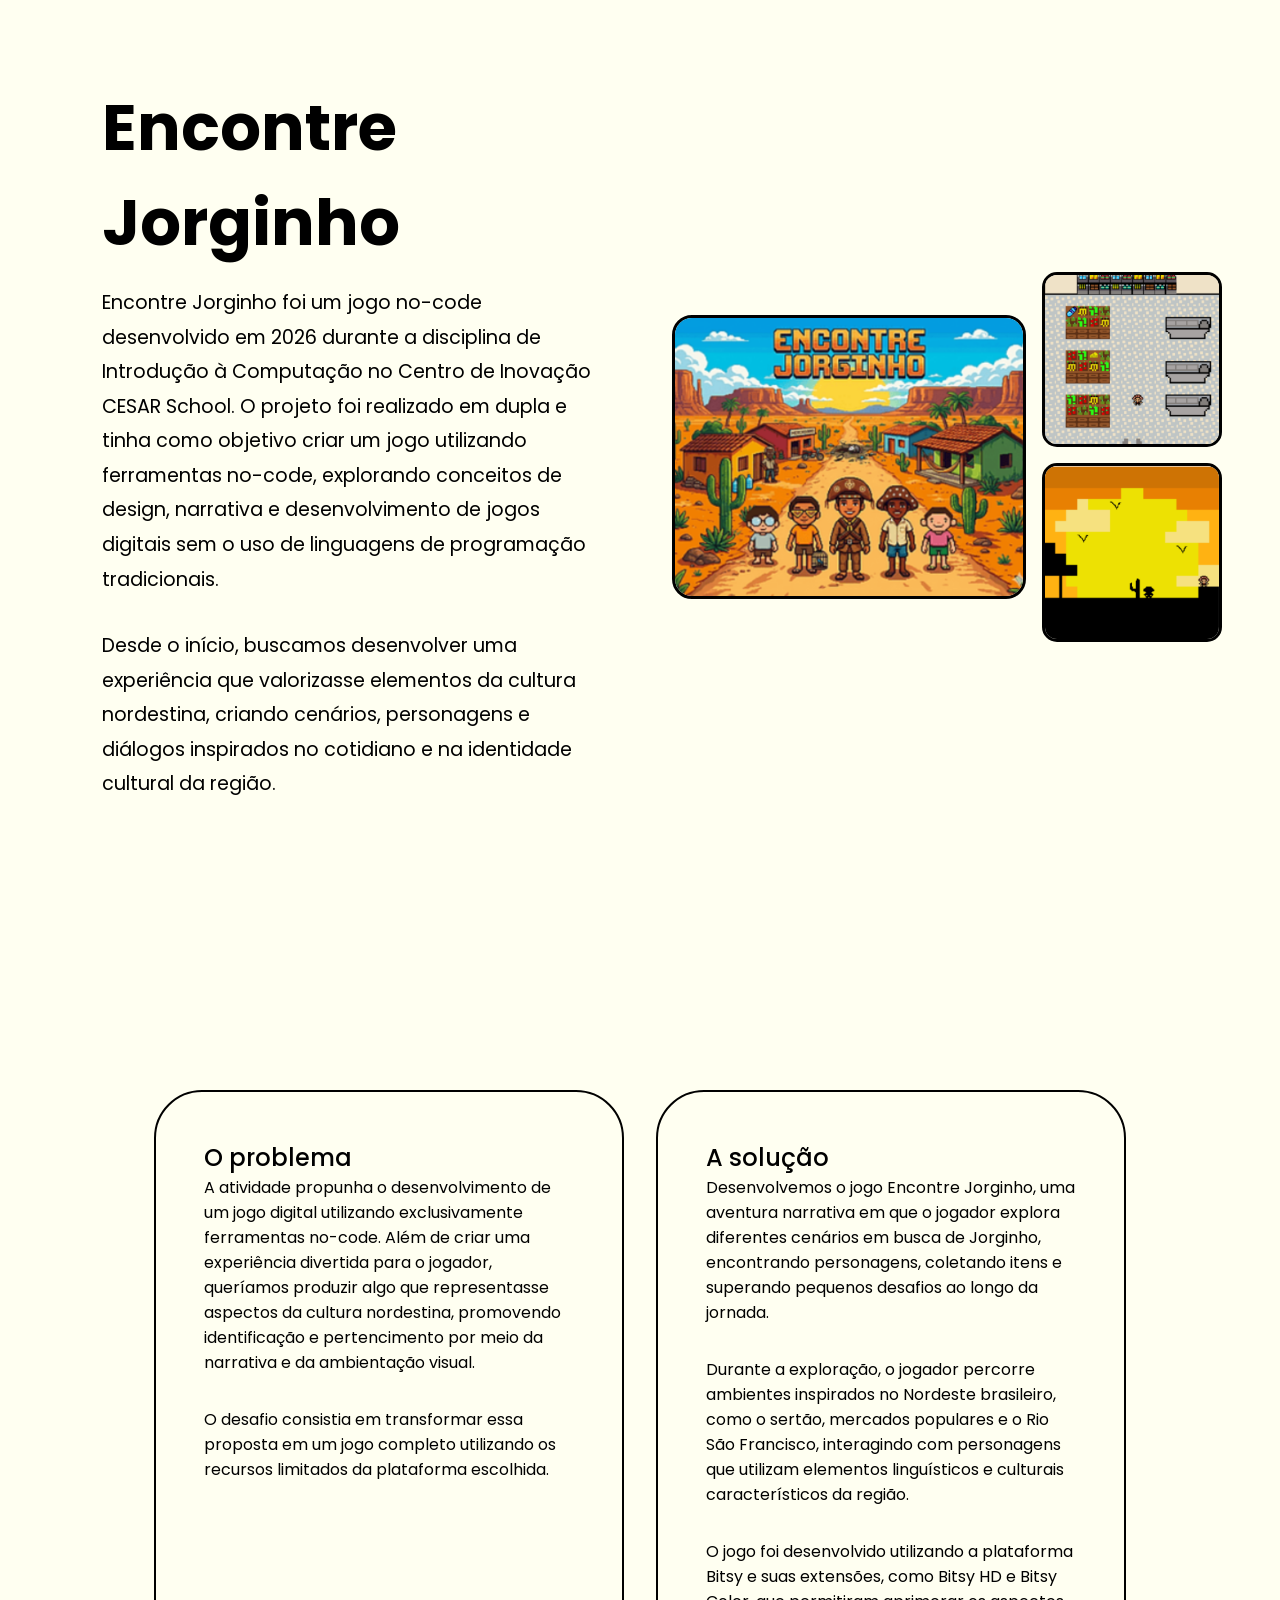
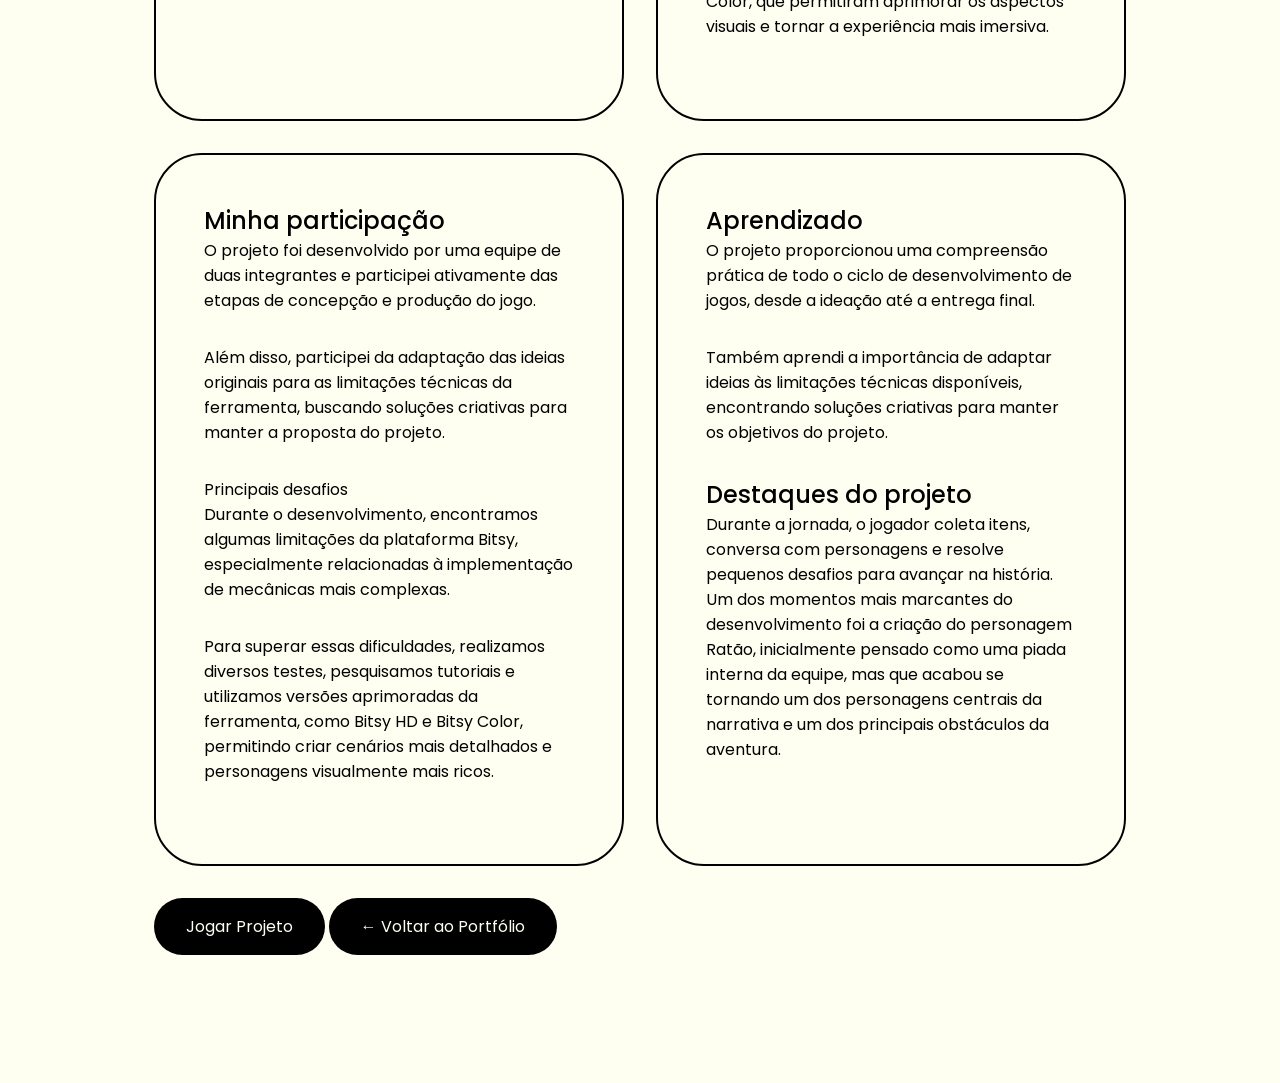
<file: encontre_jorginho.html>
<!DOCTYPE html>
<html lang="pt-BR">
<head>
    <meta charset="UTF-8">
    <meta name="viewport" content="width=device-width, initial-scale=1.0">
    <title>Encontre Jorginho</title>

    <link rel="stylesheet" href="style.css">
    <link rel="preconnect" href="https://fonts.googleapis.com">
<link rel="preconnect" href="https://fonts.gstatic.com" crossorigin>
<link href="https://fonts.googleapis.com/css2?family=Poppins:wght@300;400;500;600;700&display=swap" rel="stylesheet">
</head>
<body>

    <section class="pagina-projeto">

        <div class="texto-projeto">

            <h1>Encontre Jorginho</h1>

            <p>
                Encontre Jorginho foi um jogo no-code desenvolvido em 2026 durante 
                a disciplina de Introdução à Computação no Centro de Inovação CESAR School. 
                O projeto foi realizado em dupla e tinha como objetivo criar um jogo utilizando 
                ferramentas no-code, explorando conceitos de design, narrativa e desenvolvimento 
                de jogos digitais sem o uso de linguagens de programação tradicionais.
                </p>

            <p>
                Desde o início, buscamos desenvolver uma experiência que valorizasse elementos da 
                cultura nordestina, criando cenários, personagens e diálogos inspirados no cotidiano 
                e na identidade cultural da região.
            </p>


        </div>

        <div class="galeria-projeto">

            <img src="assets/encontre_jorginho.png" class="imagem-principal">

            <div class="imagens-secundarias">

                <img src="assets/ej_2.png">

                <img src="assets/ej_3.png">

            </div>

        </div>

    </section>

     <section id="experiencia" class="experiencia">
        <h2 class="section-title"></h2>
        <div class="experiencia-info">
            <div class="grid">
                <div class="grid-card">
                 <span>O problema</span>
                 <p>A atividade propunha o desenvolvimento de um jogo digital utilizando exclusivamente 
                    ferramentas no-code. Além de criar uma experiência divertida para o jogador, queríamos 
                    produzir algo que representasse aspectos da cultura nordestina, promovendo identificação 
                    e pertencimento por meio da narrativa e da ambientação visual.
                 </p> 
                 
                 <p>O desafio consistia em transformar essa proposta em um jogo completo utilizando 
                    os recursos limitados da plataforma escolhida.
                </p>
                </div>

                <div class="grid-card">
                 <span>A solução</span>
                 <p>Desenvolvemos o jogo Encontre Jorginho, uma aventura narrativa em que o jogador explora 
                    diferentes cenários em busca de Jorginho, encontrando personagens, coletando itens e 
                    superando pequenos desafios ao longo da jornada.
                </p>

                <p>
                Durante a exploração, o jogador percorre ambientes inspirados no Nordeste brasileiro, como o 
                sertão, mercados populares e o Rio São Francisco, interagindo com personagens que utilizam 
                elementos linguísticos e culturais característicos da região.
                </p>

                <p>
                    O jogo foi desenvolvido utilizando a plataforma Bitsy e suas extensões, como Bitsy HD e 
                    Bitsy Color, que permitiram aprimorar os aspectos visuais e tornar a experiência mais imersiva.
                </p>
                </div>

                <div class="grid-card">
                 <span>Minha participação</span>
                 <p>
                    O projeto foi desenvolvido por uma equipe de duas integrantes e participei 
                    ativamente das etapas de concepção e produção do jogo.
                 </p>

                 <p>
                    Além disso, participei da adaptação das ideias originais para as limitações técnicas 
                    da ferramenta, buscando soluções criativas para manter a proposta do projeto.
                 </p>

                 <sapan>Principais desafios</sapan>
                 
                 <p>
                    Durante o desenvolvimento, encontramos algumas limitações da plataforma Bitsy, especialmente 
                    relacionadas à implementação de mecânicas mais complexas.
                 </p>

                 <p>
                    Para superar essas dificuldades, realizamos diversos testes, pesquisamos tutoriais e utilizamos 
                    versões aprimoradas da ferramenta, como Bitsy HD e Bitsy Color, permitindo criar cenários mais 
                    detalhados e personagens visualmente mais ricos.
                 </p>
                </div>

                <div class="grid-card">
                 <span>Aprendizado</span>
                 <p>
                    O projeto proporcionou uma compreensão prática de todo o ciclo de desenvolvimento de jogos, desde 
                    a ideação até a entrega final.
                 </p>
                 
                 <p>
                    Também aprendi a importância de adaptar ideias às limitações técnicas disponíveis, encontrando soluções 
                    criativas para manter os objetivos do projeto.
                 </p>

                 <span>Destaques do projeto</span>

                 <p>
                    Durante a jornada, o jogador coleta itens, conversa com personagens e resolve pequenos 
                    desafios para avançar na história.
                    Um dos momentos mais marcantes do desenvolvimento foi a criação do personagem Ratão, 
                    inicialmente pensado como uma piada interna da equipe, mas que acabou se tornando um dos 
                    personagens centrais da narrativa e um dos principais obstáculos da aventura.
                 </p>
                 
                </div>
                
            </div>
        </div>


        <a href="https://annabetelisboa.itch.io/encontre-jorginho" target="_blank" class="voltar">
            Jogar Projeto
        </a>

        <a href="index.html" class="voltar">
            ← Voltar ao Portfólio
        </a>
       
    </section>
  
</body>
</html>
</file>
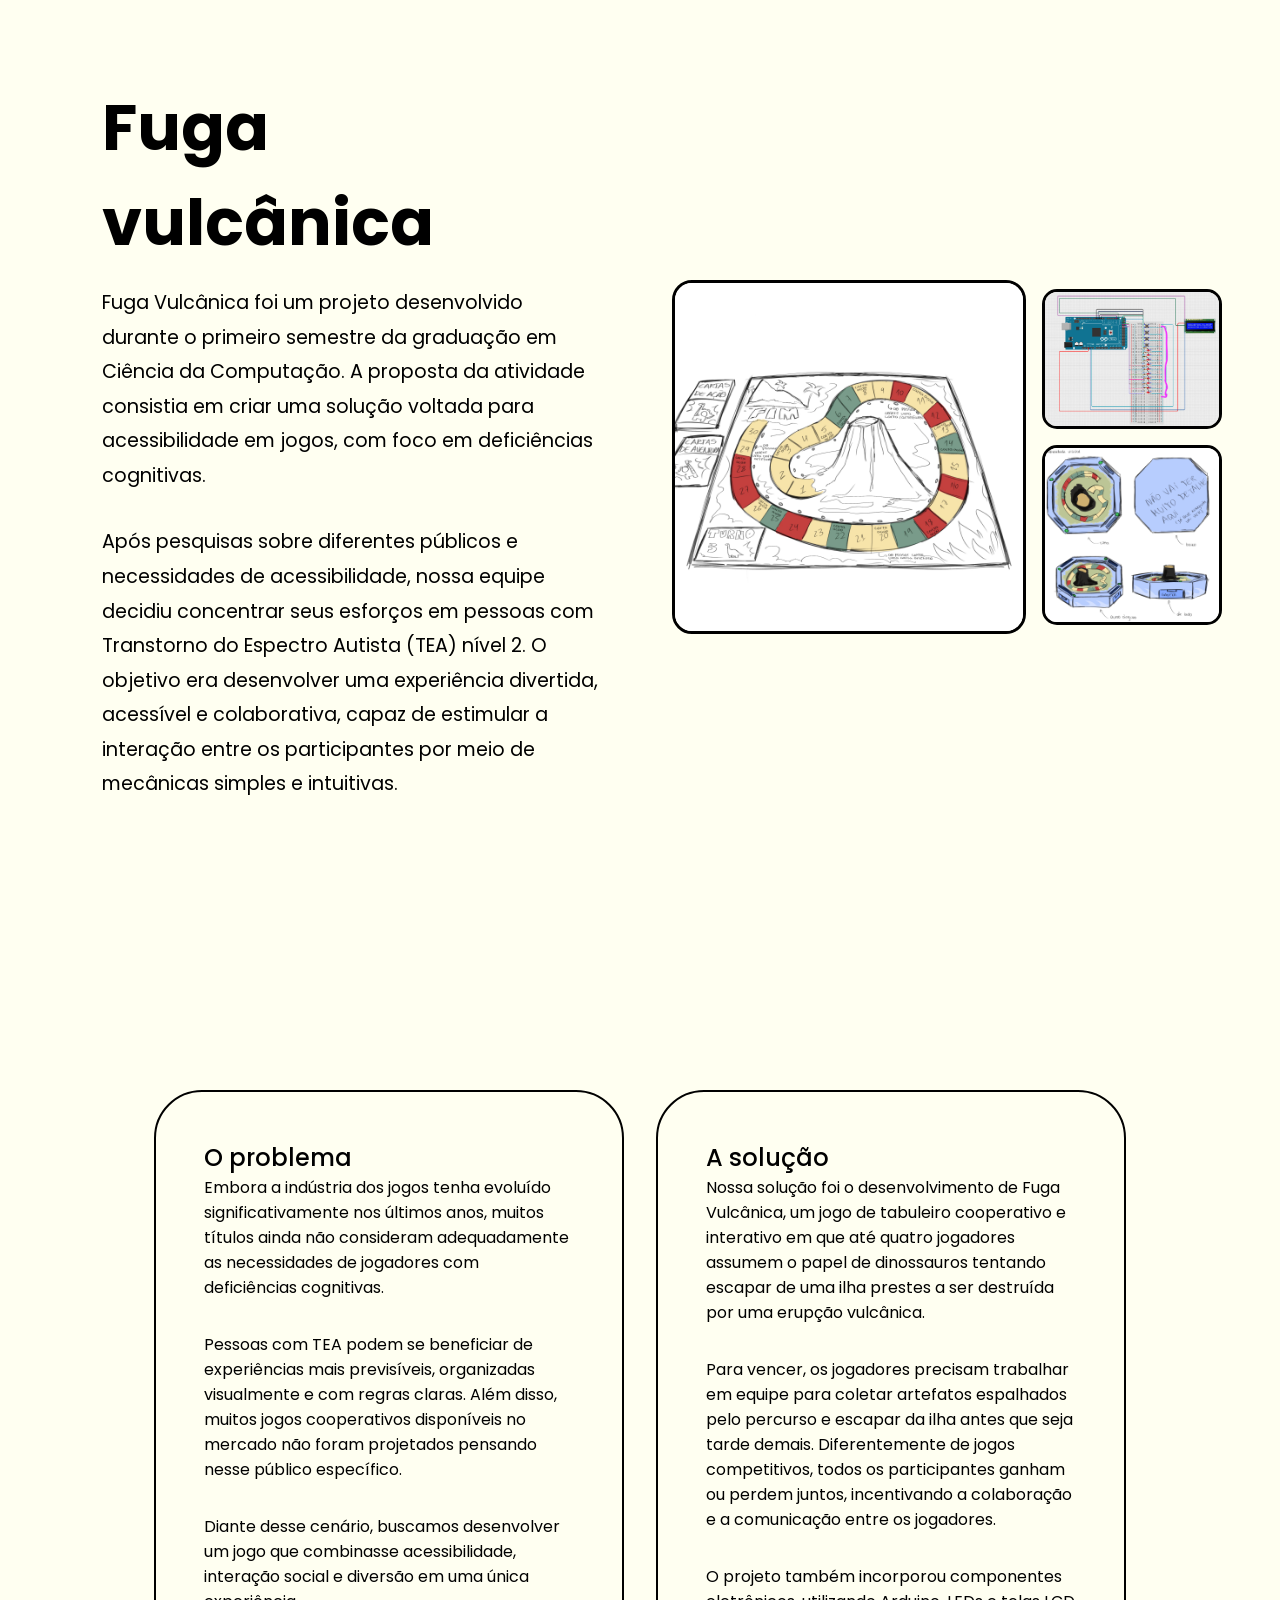
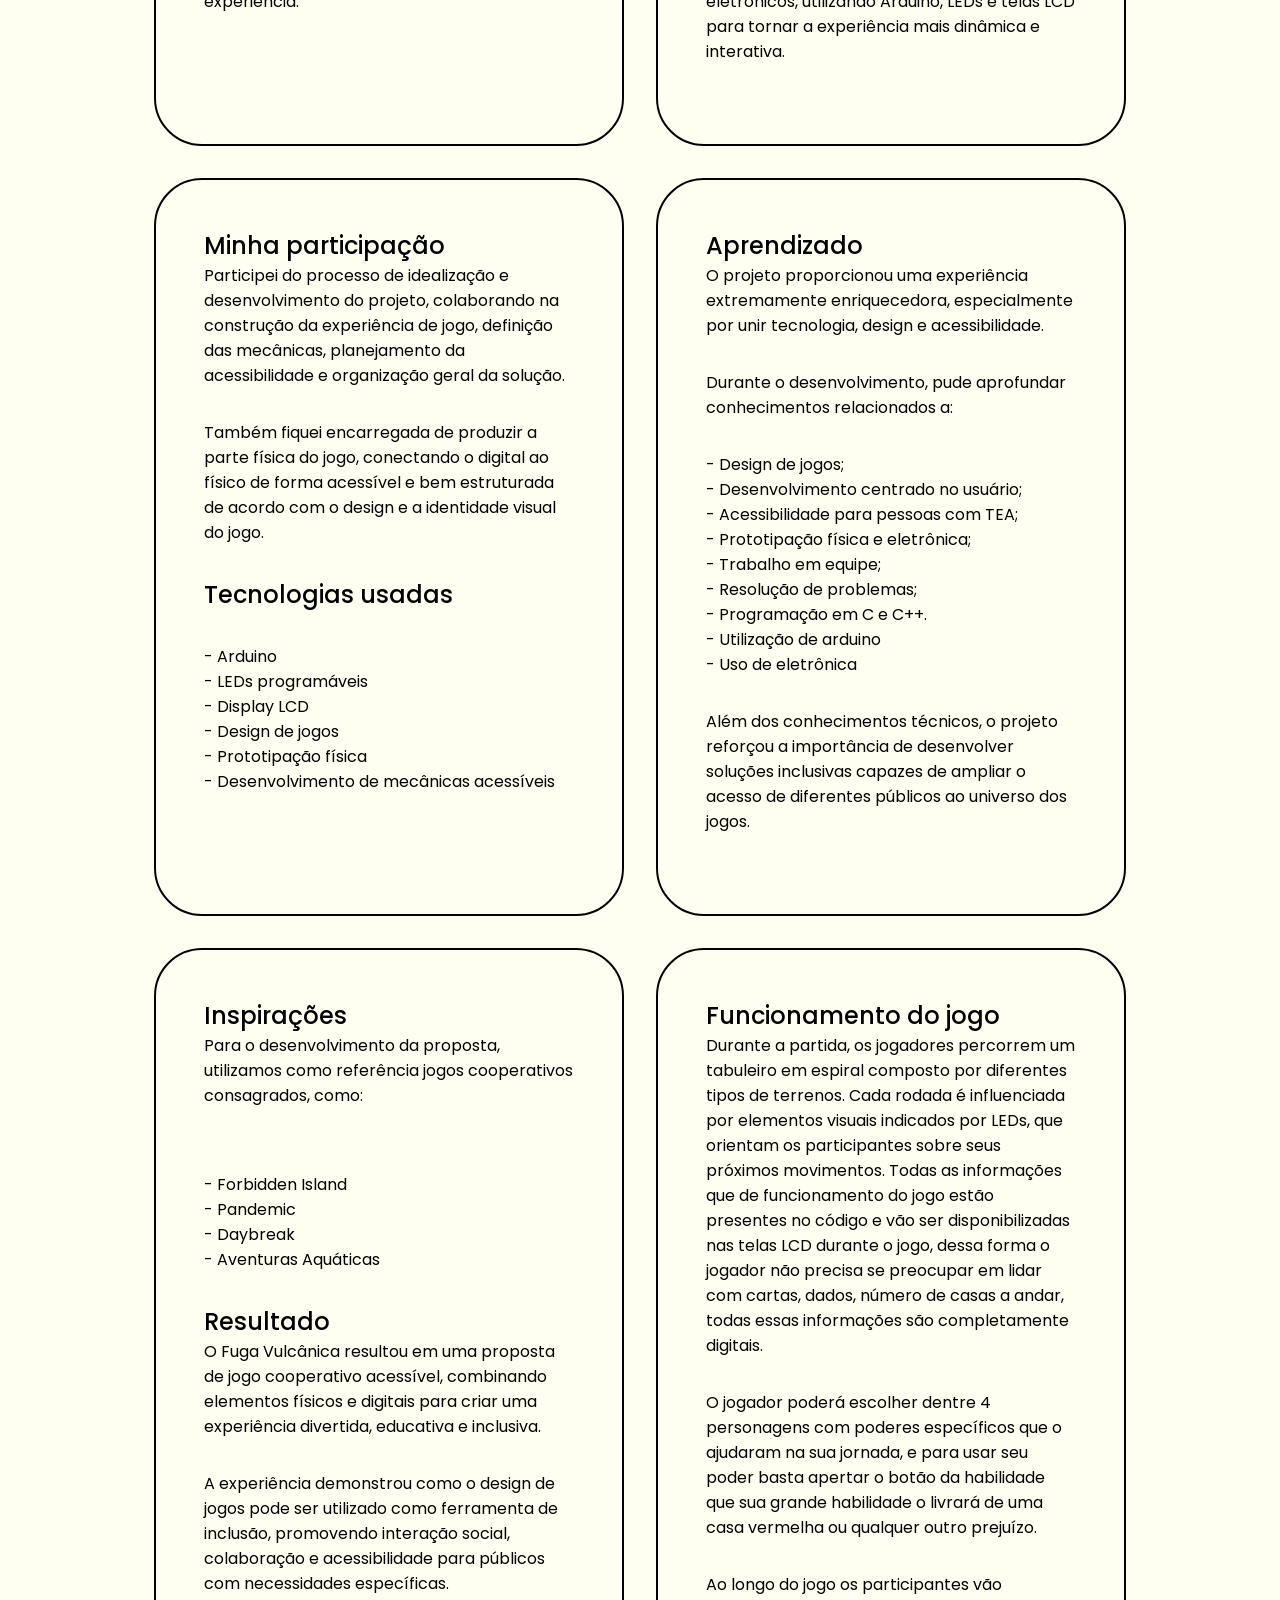
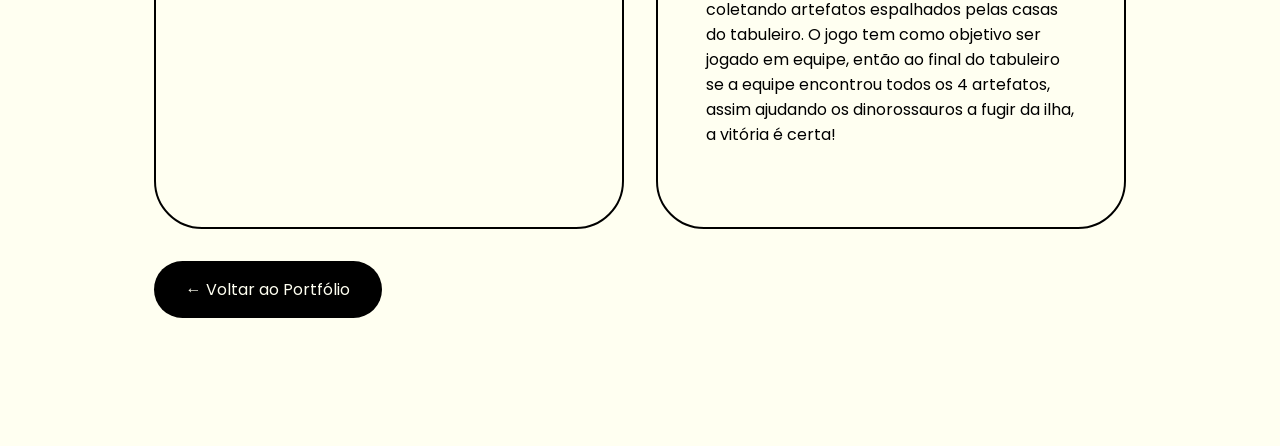
<file: fuga_vulcanica.html>
<!DOCTYPE html>
<html lang="pt-BR">
<head>
    <meta charset="UTF-8">
    <meta name="viewport" content="width=device-width, initial-scale=1.0">
    <title>Fuga vulcânica</title>

    <link rel="stylesheet" href="style.css">
    <link rel="preconnect" href="https://fonts.googleapis.com">
<link rel="preconnect" href="https://fonts.gstatic.com" crossorigin>
<link href="https://fonts.googleapis.com/css2?family=Poppins:wght@300;400;500;600;700&display=swap" rel="stylesheet">
</head>
<body>

    <section class="pagina-projeto">

        <div class="texto-projeto">

            <h1>Fuga vulcânica</h1>

            <p>
                Fuga Vulcânica foi um projeto desenvolvido durante o primeiro semestre da graduação 
                em Ciência da Computação. A proposta da atividade consistia em criar uma solução voltada 
                para acessibilidade em jogos, com foco em deficiências cognitivas.
                </p>

            <p>
                Após pesquisas sobre diferentes públicos e necessidades de acessibilidade, nossa equipe 
                decidiu concentrar seus esforços em pessoas com Transtorno do Espectro Autista (TEA) nível 2. 
                O objetivo era desenvolver uma experiência divertida, acessível e colaborativa, capaz de 
                estimular a interação entre os participantes por meio de mecânicas simples e intuitivas.
            </p>


        </div>

        <div class="galeria-projeto">

            <img src="assets/fg1.jpeg" class="imagem-principal">

            <div class="imagens-secundarias">

                <img src="assets/fg_4.jpeg">

                <img src="assets/fg3.jpeg">

            </div>

        </div>

    </section>

     <section id="experiencia" class="experiencia">
        <h2 class="section-title"></h2>
        <div class="experiencia-info">
            <div class="grid">
                <div class="grid-card">
                 <span>O problema</span>
                 <p>Embora a indústria dos jogos tenha evoluído significativamente nos últimos anos, muitos títulos 
                    ainda não consideram adequadamente as necessidades de jogadores com deficiências cognitivas.
                 </p> 
                 
                 <p>Pessoas com TEA podem se beneficiar de experiências mais previsíveis, organizadas visualmente 
                    e com regras claras. Além disso, muitos jogos cooperativos disponíveis no mercado não foram 
                    projetados pensando nesse público específico.
                </p>
                <p>
                    Diante desse cenário, buscamos desenvolver um jogo que combinasse acessibilidade, interação 
                    social e diversão em uma única experiência.
                </p>
                </div>

                <div class="grid-card">
                 <span>A solução</span>
                 <p>Nossa solução foi o desenvolvimento de Fuga Vulcânica, um jogo de tabuleiro cooperativo e 
                    interativo em que até quatro jogadores assumem o papel de dinossauros tentando escapar de 
                    uma ilha prestes a ser destruída por uma erupção vulcânica.
                </p>
                <p>
                    Para vencer, os jogadores precisam trabalhar em equipe para coletar artefatos espalhados 
                    pelo percurso e escapar da ilha antes que seja tarde demais. Diferentemente de jogos competitivos, 
                    todos os participantes ganham ou perdem juntos, incentivando a colaboração e a comunicação entre 
                    os jogadores.
                </p>
                <p>
                    O projeto também incorporou componentes eletrônicos, utilizando Arduino, LEDs e  telas LCD para tornar 
                    a experiência mais dinâmica e interativa.
                </p>
                </div>

                <div class="grid-card">
                 <span>Minha participação</span>
                 <p>
                    Participei do processo de idealização e desenvolvimento do projeto, colaborando na 
                    construção da experiência de jogo, definição das mecânicas, planejamento da acessibilidade 
                    e organização geral da solução.
                 </p>

                 <p>
                    Também fiquei encarregada de produzir a parte física do jogo, conectando o digital 
                    ao físico de forma acessível e bem estruturada de acordo com o design e a identidade 
                    visual do jogo. 
                 </p>
                 <span>Tecnologias usadas</span>
                 <p>
                    <li>- Arduino</li>
                    <li>- LEDs programáveis</li>
                    <li>- Display LCD</li>
                    <li>- Design de jogos</li>
                    <li>- Prototipação física</li>
                    <li>- Desenvolvimento de mecânicas acessíveis</li>
                 </p>
                </div>

                <div class="grid-card">
                 <span>Aprendizado</span>
                 <p>
                    O projeto proporcionou uma experiência extremamente enriquecedora, especialmente por unir 
                    tecnologia, design e acessibilidade.
                 </p>
                 
                 <p>
                    Durante o desenvolvimento, pude aprofundar conhecimentos relacionados a:

                    <li>- Design de jogos;</li>
                    <li>- Desenvolvimento centrado no usuário;</li>
                    <li>- Acessibilidade para pessoas com TEA;</li>
                    <li>- Prototipação física e eletrônica;</li>
                    <li>- Trabalho em equipe;</li>
                    <li>- Resolução de problemas;</li>
                    <li>- Programação em C e C++.</li>
                    <li>- Utilização de arduino</li>
                    <li>- Uso de eletrônica</li>
                 </p>
                 <p>
                    Além dos conhecimentos técnicos, o projeto reforçou a importância de desenvolver soluções 
                    inclusivas capazes de ampliar o acesso de diferentes públicos ao universo dos jogos.
                 </p>
                </div>

                <div class="grid-card">
                 <span>Inspirações</span>
                 <p>
                    Para o desenvolvimento da proposta, utilizamos como referência jogos cooperativos 
                    consagrados, como:
                 </p>

                 <p>
                    <li>- Forbidden Island</li>
                    <li>- Pandemic</li>
                    <li>- Daybreak</li>
                    <li>- Aventuras Aquáticas</li>
                 </p>
                 <span>Resultado</span>
                 <p>
                    O Fuga Vulcânica resultou em uma proposta de jogo cooperativo acessível, combinando elementos 
                    físicos e digitais para criar uma experiência divertida, educativa e inclusiva.
                 </p>

                 <p>
                    A experiência demonstrou como o design de jogos pode ser utilizado como ferramenta de inclusão, 
                    promovendo interação social, colaboração e acessibilidade para públicos com necessidades 
                    específicas.
                 </p>
            
                </div>

                <div class="grid-card">
                 <span>Funcionamento do jogo</span>
                 <p>
                    Durante a partida, os jogadores percorrem um tabuleiro em espiral composto por diferentes tipos 
                    de terrenos.
                    Cada rodada é influenciada por elementos visuais indicados por LEDs, que orientam os 
                    participantes sobre seus próximos movimentos.
                    Todas as informações que de funcionamento do jogo estão presentes no código e vão ser disponibilizadas
                    nas telas LCD durante o jogo, dessa forma o jogador não precisa se preocupar em lidar com cartas, dados, número de casas a andar,
                    todas essas informações são completamente digitais.
                 </p>
                 <p>
                    O jogador poderá escolher dentre 4 personagens com poderes específicos que o ajudaram na sua jornada,
                    e para usar seu poder basta apertar o botão da habilidade que sua grande habilidade o livrará de
                    uma casa vermelha ou qualquer outro prejuízo.
                 </p>

                 <p>
                    Ao longo do jogo os participantes vão coletando artefatos espalhados pelas casas do tabuleiro.
                    O jogo tem como objetivo ser jogado em equipe, então ao final do tabuleiro se a equipe encontrou todos os 
                    4 artefatos, assim ajudando os dinorossauros a fugir da ilha, a vitória é certa!
                 </p>
                </div>
                
            </div>
        </div>

          <a href="index.html" class="voltar">
                ← Voltar ao Portfólio
            </a>
       
    </section>
  
</body>
</html>
</file>
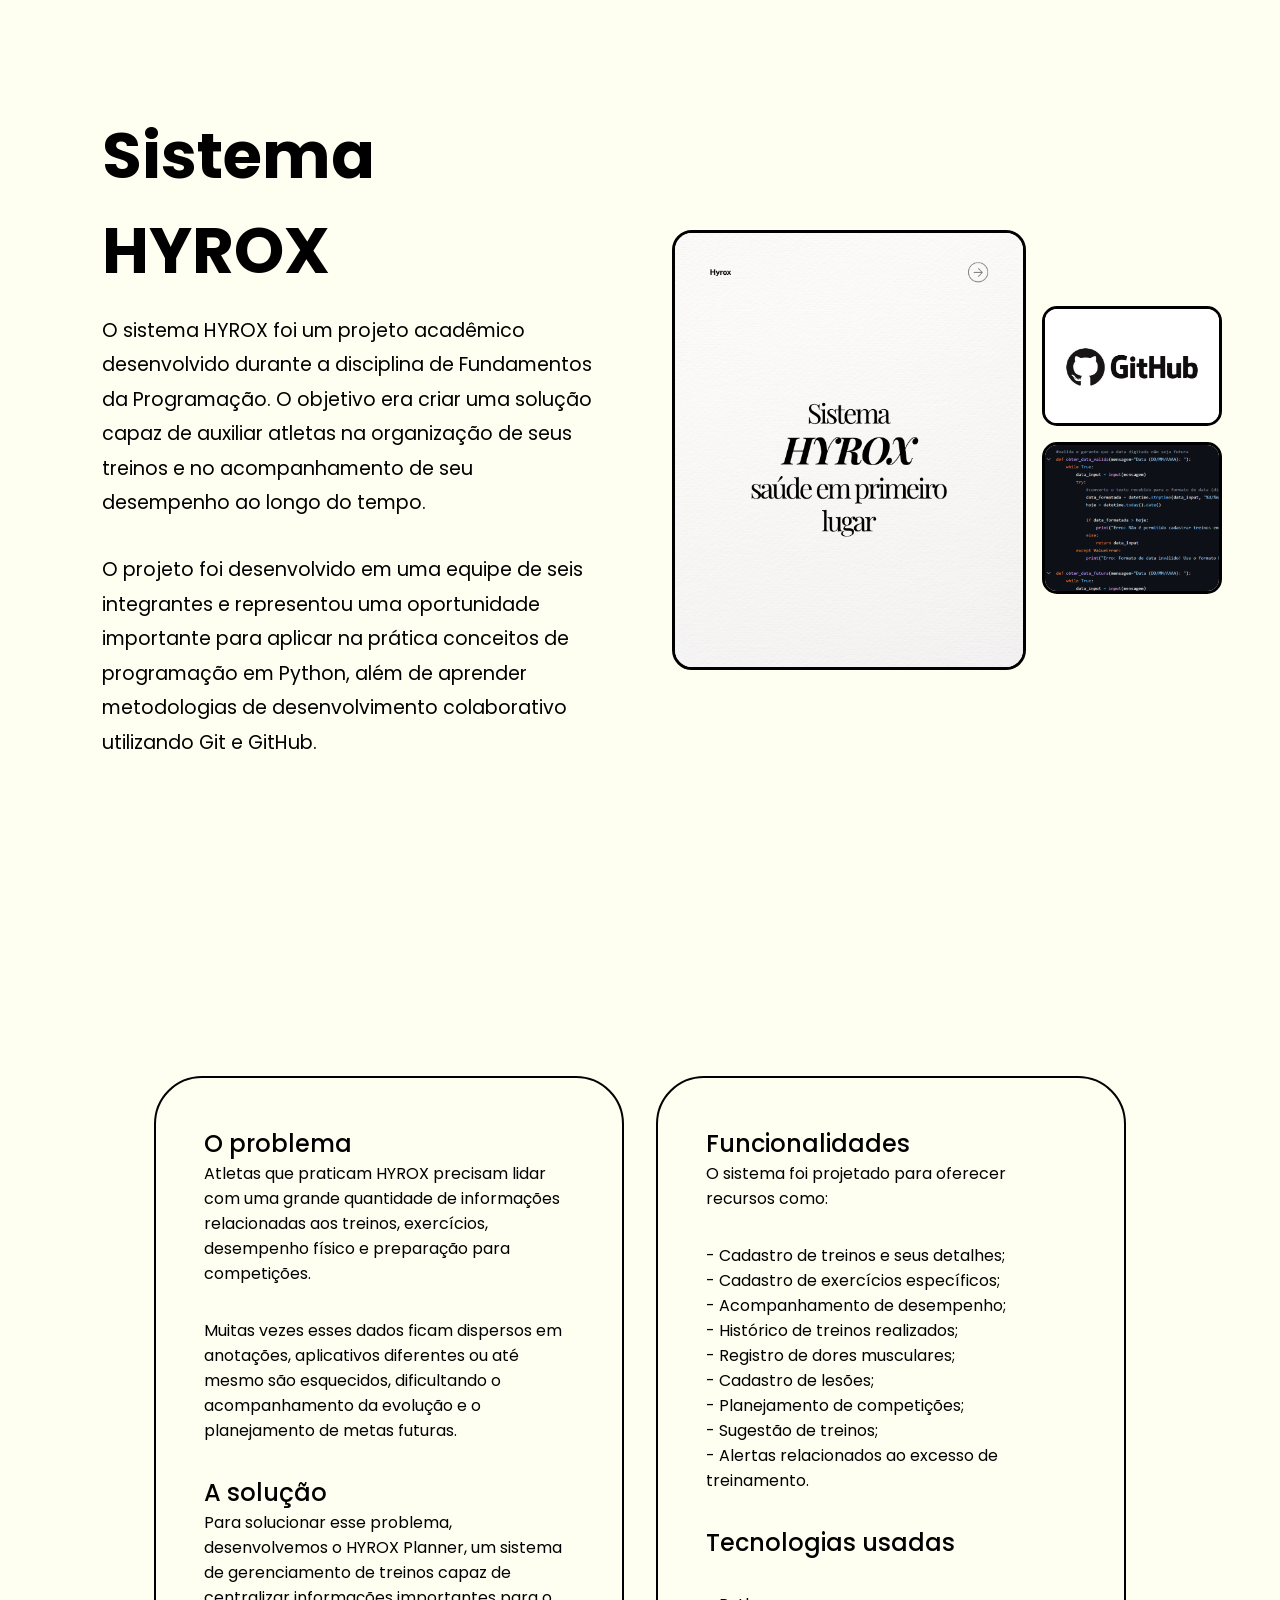
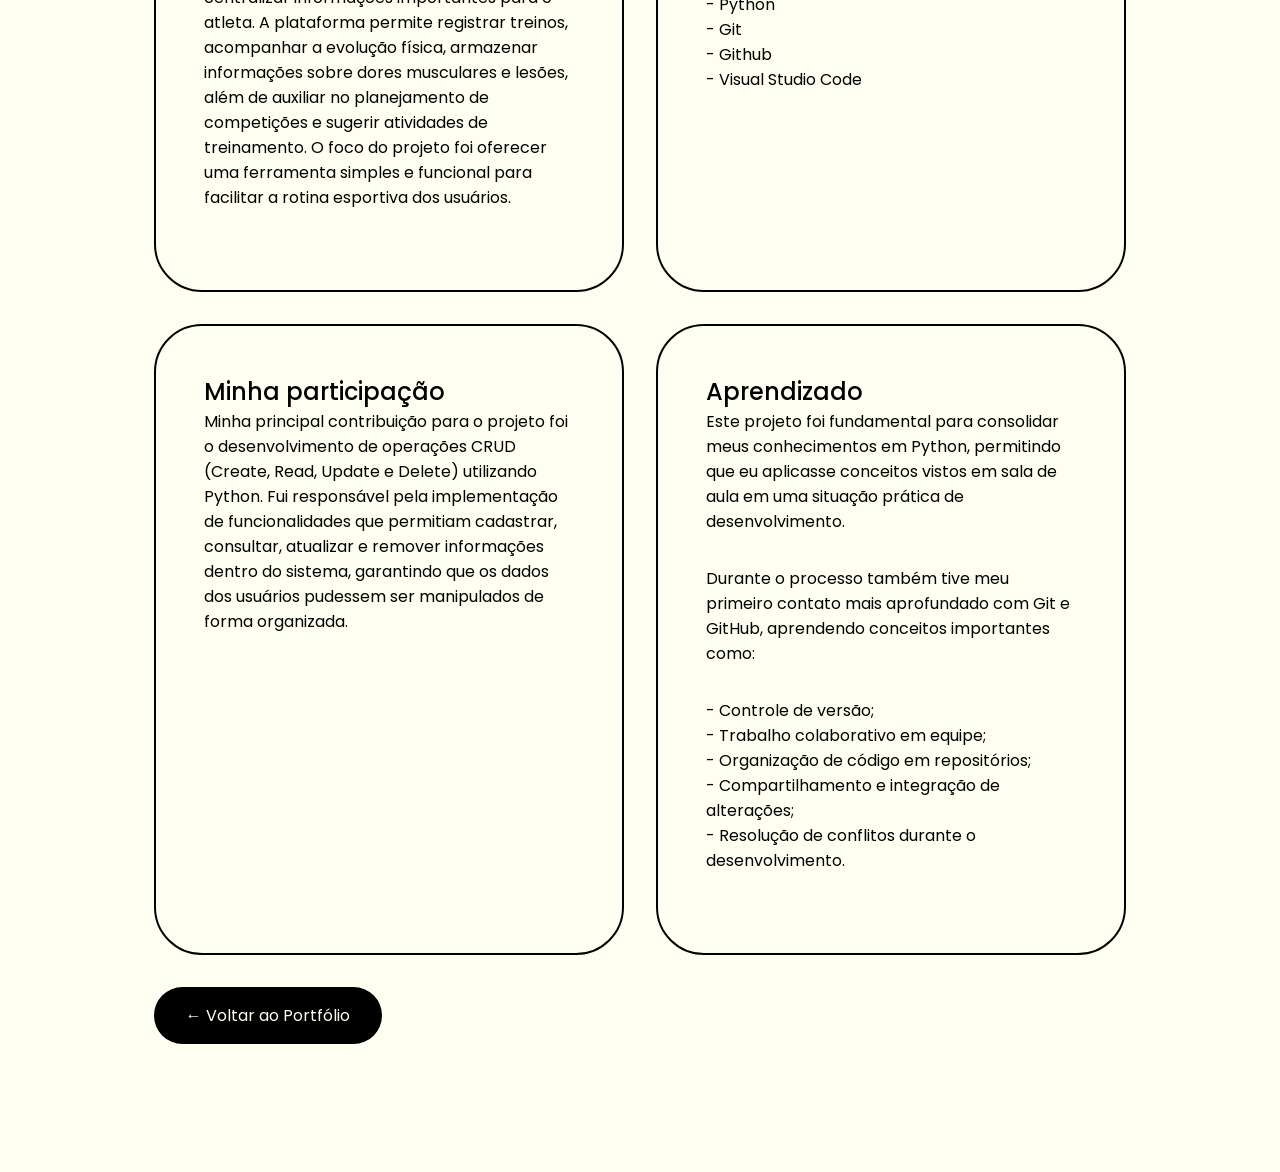
<file: hyrox.html>
<!DOCTYPE html>
<html lang="pt-BR">
<head>
    <meta charset="UTF-8">
    <meta name="viewport" content="width=device-width, initial-scale=1.0">
    <title>Sistema HYROX</title>

    <link rel="stylesheet" href="style.css">
    <link rel="preconnect" href="https://fonts.googleapis.com">
<link rel="preconnect" href="https://fonts.gstatic.com" crossorigin>
<link href="https://fonts.googleapis.com/css2?family=Poppins:wght@300;400;500;600;700&display=swap" rel="stylesheet">
</head>
<body>

    <section class="pagina-projeto">

        <div class="texto-projeto">

            <h1>Sistema HYROX</h1>

            <p>
                O  sistema HYROX foi um projeto acadêmico desenvolvido durante a disciplina de 
                Fundamentos da Programação. O objetivo era criar uma solução capaz de auxiliar 
                atletas na organização de seus treinos e no acompanhamento de seu desempenho ao 
                longo do tempo.
                </p>

            <p>
                O projeto foi desenvolvido em uma equipe de seis integrantes e representou uma oportunidade 
                importante para aplicar na prática conceitos de programação em Python, além de aprender 
                metodologias de desenvolvimento colaborativo utilizando Git e GitHub.
            </p>


        </div>

        <div class="galeria-projeto">

            <img src="assets/Hyrox_2.png" class="imagem-principal">

            <div class="imagens-secundarias">

                <img src="assets/github.jpg">

                <img src="assets/Hyrox.png">

            </div>

        </div>

    </section>

     <section id="experiencia" class="experiencia">
        <h2 class="section-title"></h2>
        <div class="experiencia-info">
            <div class="grid">
                <div class="grid-card">
                 <span>O problema</span>
                 <p>Atletas que praticam HYROX precisam lidar com uma grande quantidade de informações 
                    relacionadas aos treinos, exercícios, desempenho físico e preparação para competições.
                 </p> 
                 
                 <p>Muitas vezes esses dados ficam dispersos em anotações, aplicativos diferentes ou até mesmo 
                    são esquecidos, dificultando o acompanhamento da evolução e o planejamento de metas futuras.
                </p>
                <span>A solução</span>

                <p>
                    Para solucionar esse problema, desenvolvemos o HYROX Planner, um sistema de gerenciamento 
                    de treinos capaz de centralizar informações importantes para o atleta.
                    A plataforma permite registrar treinos, acompanhar a evolução física, armazenar informações 
                    sobre dores musculares e lesões, além de auxiliar no planejamento de competições e sugerir 
                    atividades de treinamento.
                    O foco do projeto foi oferecer uma ferramenta simples e funcional para facilitar a rotina 
                    esportiva dos usuários.
                </p>
                </div>

                <div class="grid-card">
                 <span>Funcionalidades</span>
                 <p>O sistema foi projetado para oferecer recursos como:

                   <li>- Cadastro de treinos e seus detalhes;</li>
                   <li>- Cadastro de exercícios específicos;</li>
                   <li>- Acompanhamento de desempenho;</li>
                   <li>- Histórico de treinos realizados;</li>
                   <li>- Registro de dores musculares;</li>
                   <li>- Cadastro de lesões;</li>
                   <li>- Planejamento de competições;</li>
                   <li>- Sugestão de treinos;</li>
                   <li>- Alertas relacionados ao excesso de treinamento.</li>
                </p>
                <span>Tecnologias usadas</span>
                <p>
                    <li>- Python</li>
                    <li>- Git</li>
                    <li>- Github</li>
                    <li>- Visual Studio Code</li>
                </p>
                </div>

                <div class="grid-card">
                 <span>Minha participação</span>
                 <p>
                    Minha principal contribuição para o projeto foi o desenvolvimento de operações CRUD 
                    (Create, Read, Update e Delete) utilizando Python.
                    Fui responsável pela implementação de funcionalidades que permitiam cadastrar, consultar, 
                    atualizar e remover informações dentro do sistema, garantindo que os dados dos usuários 
                    pudessem ser manipulados de forma organizada.
                 </p>
                </div>

                <div class="grid-card">
                 <span>Aprendizado</span>
                 <p>
                    Este projeto foi fundamental para consolidar meus conhecimentos em Python, permitindo que eu 
                    aplicasse conceitos vistos em sala de aula em uma situação prática de desenvolvimento.
                 </p>
                 
                 <p>
                    Durante o processo também tive meu primeiro contato mais aprofundado com Git e GitHub, aprendendo conceitos importantes como:

                    <li>- Controle de versão;</li>
                    <li>- Trabalho colaborativo em equipe;</li>
                    <li>- Organização de código em repositórios;</li>
                    <li>- Compartilhamento e integração de alterações;</li>
                    <li>- Resolução de conflitos durante o desenvolvimento.</li>
                 </p>
                </div>
                
            </div>
        </div>

          <a href="index.html" class="voltar">
                ← Voltar ao Portfólio
            </a>
       
    </section>
  
</body>
</html>
</file>
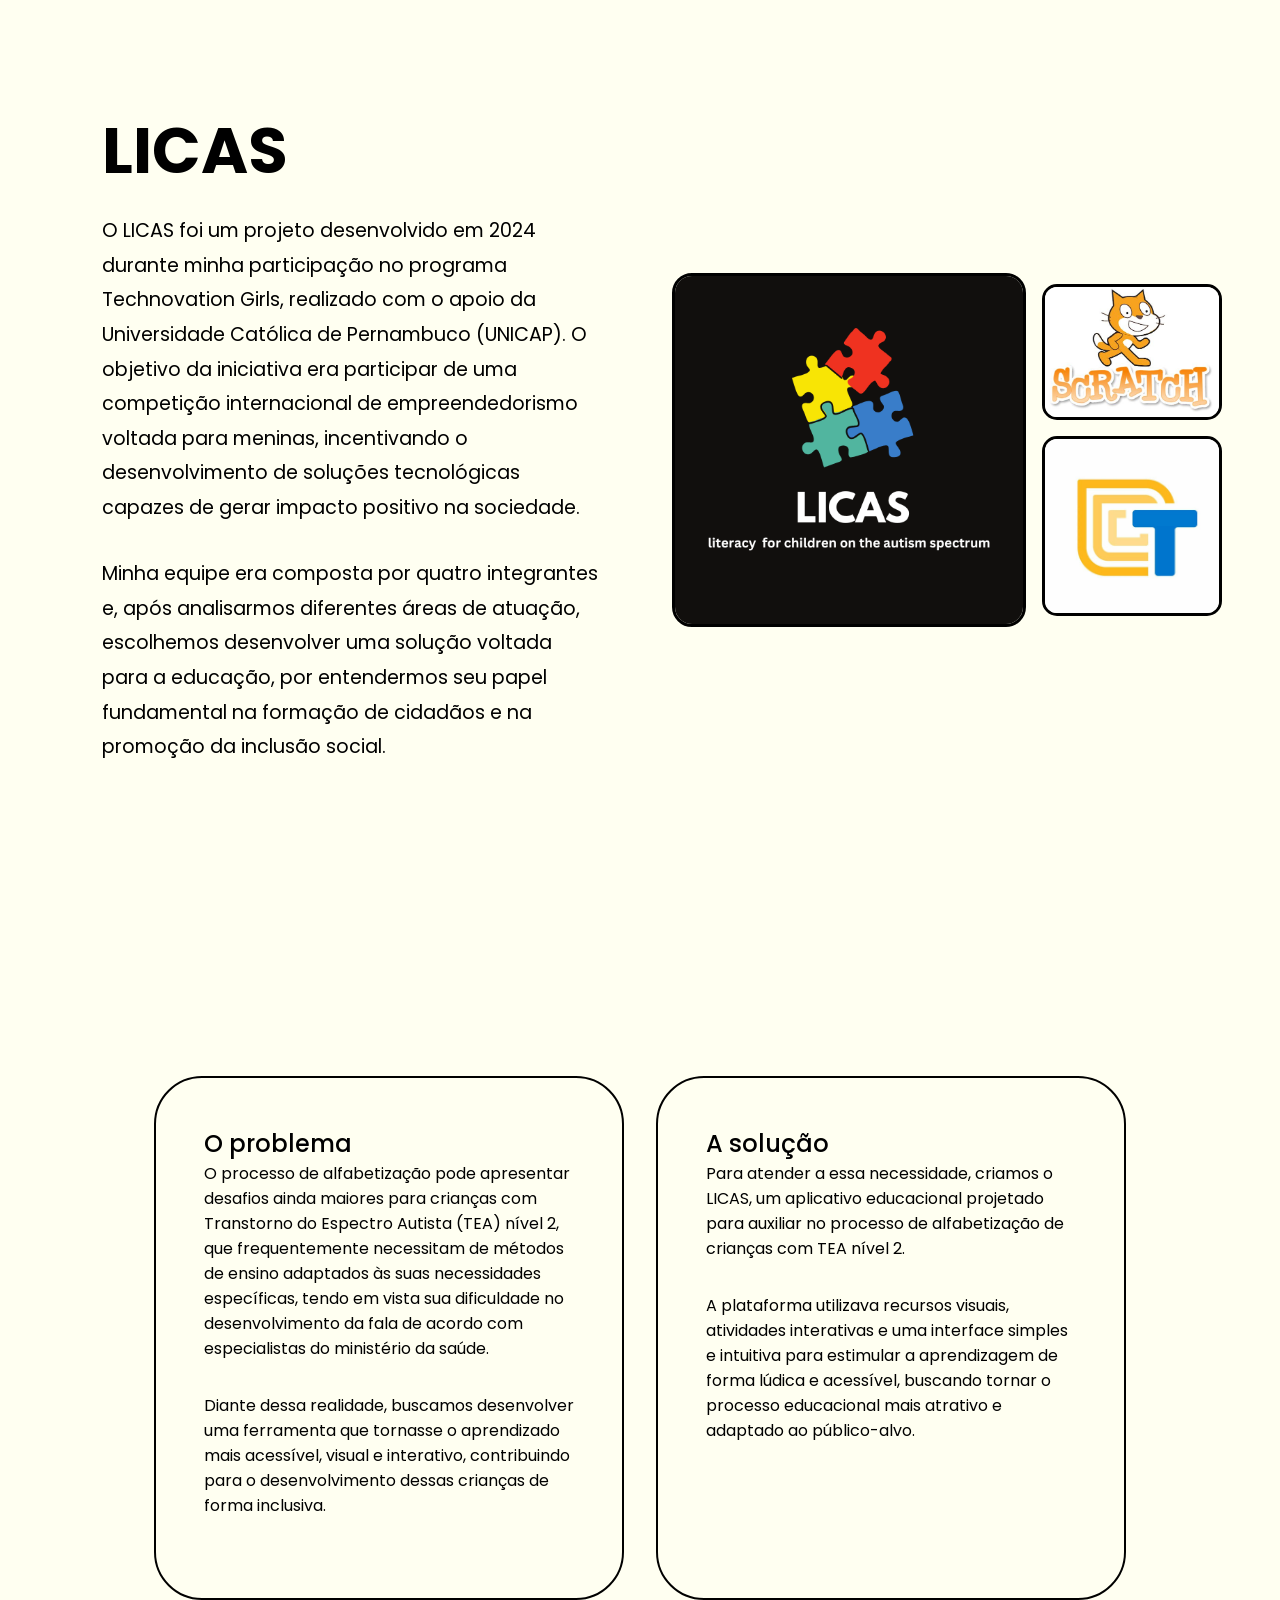
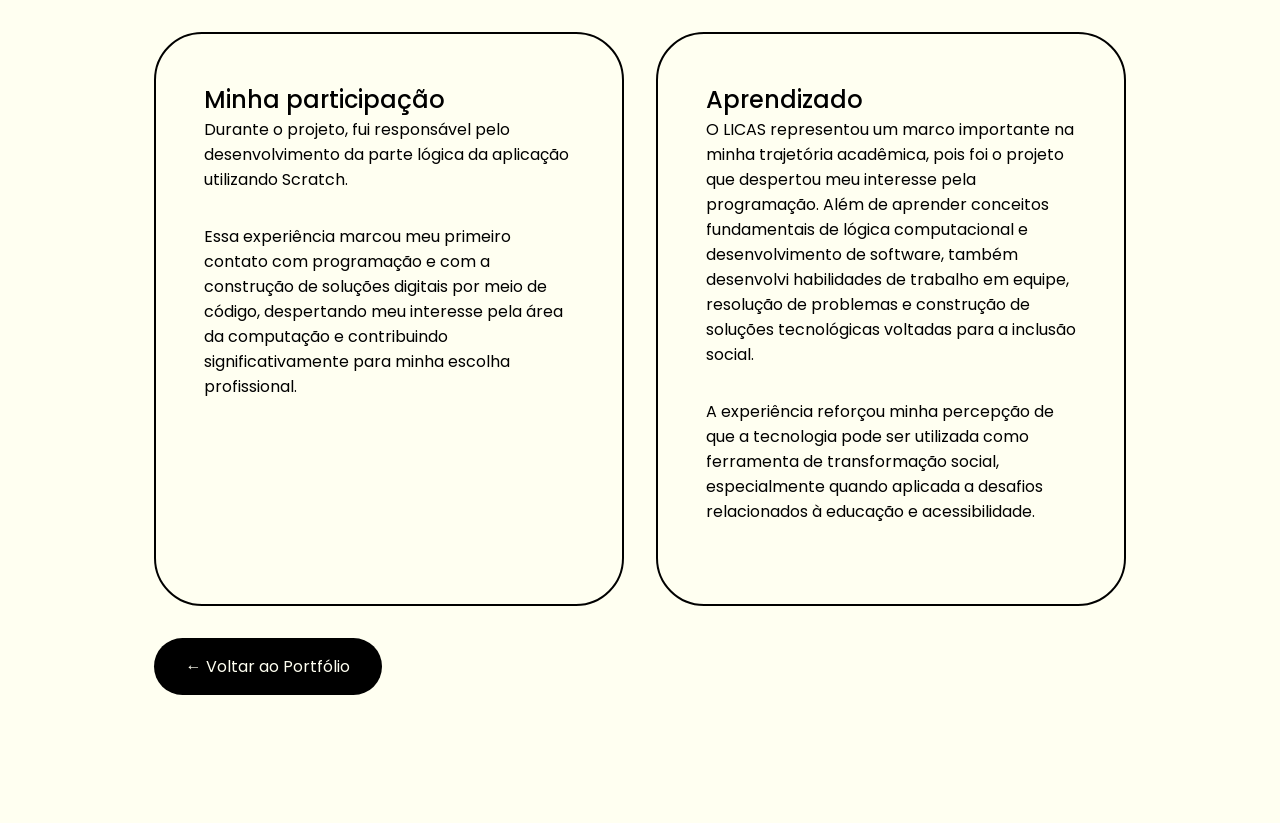
<file: licas.html>
<!DOCTYPE html>
<html lang="pt-BR">
<head>
    <meta charset="UTF-8">
    <meta name="viewport" content="width=device-width, initial-scale=1.0">
    <title>LICAS</title>

    <link rel="stylesheet" href="style.css">
    <link rel="preconnect" href="https://fonts.googleapis.com">
<link rel="preconnect" href="https://fonts.gstatic.com" crossorigin>
<link href="https://fonts.googleapis.com/css2?family=Poppins:wght@300;400;500;600;700&display=swap" rel="stylesheet">
</head>
<body>

    <section class="pagina-projeto">

        <div class="texto-projeto">

            <h1>LICAS</h1>

            <p>
                O LICAS foi um projeto desenvolvido em 2024 durante minha participação 
                no programa Technovation Girls, realizado com o apoio da Universidade 
                Católica de Pernambuco (UNICAP). O objetivo da iniciativa era participar 
                de uma competição internacional de empreendedorismo voltada para meninas, 
                incentivando o desenvolvimento de soluções tecnológicas capazes de gerar 
                impacto positivo na sociedade.
                </p>

            <p>
                Minha equipe era composta por quatro integrantes e, após analisarmos diferentes 
                áreas de atuação, escolhemos desenvolver uma solução voltada para a educação, por 
                entendermos seu papel fundamental na formação de cidadãos e na promoção da inclusão 
                social.
            </p>


        </div>

        <div class="galeria-projeto">

            <img src="assets/LICAS.png" class="imagem-principal">

            <div class="imagens-secundarias">

                <img src="assets/scratch.jpg">

                <img src="assets/Technovation Girls.jpg">

            </div>

        </div>

    </section>

     <section id="experiencia" class="experiencia">
        <h2 class="section-title"></h2>
        <div class="experiencia-info">
            <div class="grid">
                <div class="grid-card">
                 <span>O problema</span>
                 <p>O processo de alfabetização pode apresentar desafios ainda maiores para crianças 
                    com Transtorno do Espectro Autista (TEA) nível 2, que frequentemente necessitam de 
                    métodos de ensino adaptados às suas necessidades específicas, tendo em vista sua dificuldade 
                    no desenvolvimento da fala de acordo com especialistas do ministério da saúde.
                 </p> 
                 
                 <p>Diante dessa realidade, buscamos desenvolver uma ferramenta que tornasse o aprendizado 
                    mais acessível, visual e interativo, contribuindo para o desenvolvimento dessas crianças 
                    de forma inclusiva.</p>
                </div>

                <div class="grid-card">
                 <span>A solução</span>
                 <p>Para atender a essa necessidade, criamos o LICAS, um aplicativo educacional 
                    projetado para auxiliar no processo de alfabetização de crianças com TEA nível 2.
                </p>
                <p>
                A plataforma utilizava recursos visuais, atividades interativas e uma interface simples 
                e intuitiva para estimular a aprendizagem de forma lúdica e acessível, buscando tornar o 
                processo educacional mais atrativo e adaptado ao público-alvo.
                </p>
                </div>

                <div class="grid-card">
                 <span>Minha participação</span>
                 <p>
                    Durante o projeto, fui responsável pelo desenvolvimento da parte 
                    lógica da aplicação utilizando Scratch.
                 </p>

                 <p>
                    Essa experiência marcou meu primeiro contato com programação e com 
                    a construção de soluções digitais por meio de código, despertando meu 
                    interesse pela área da computação e contribuindo significativamente para 
                    minha escolha profissional.
                 </p>
                </div>

                <div class="grid-card">
                 <span>Aprendizado</span>
                 <p>
                    O LICAS representou um marco importante na minha trajetória acadêmica, 
                    pois foi o projeto que despertou meu interesse pela programação.
                    Além de aprender conceitos fundamentais de lógica computacional e 
                    desenvolvimento de software, também desenvolvi habilidades de trabalho 
                    em equipe, resolução de problemas e construção de soluções tecnológicas 
                    voltadas para a inclusão social.
                 </p>
                 
                 <p>
                    A experiência reforçou minha percepção de que a tecnologia pode ser utilizada 
                    como ferramenta de transformação social, especialmente quando aplicada a desafios 
                    relacionados à educação e acessibilidade.
                 </p>
                </div>
                
            </div>
        </div>

          <a href="index.html" class="voltar">
                ← Voltar ao Portfólio
            </a>
       
    </section>
  
</body>
</html>
</file>
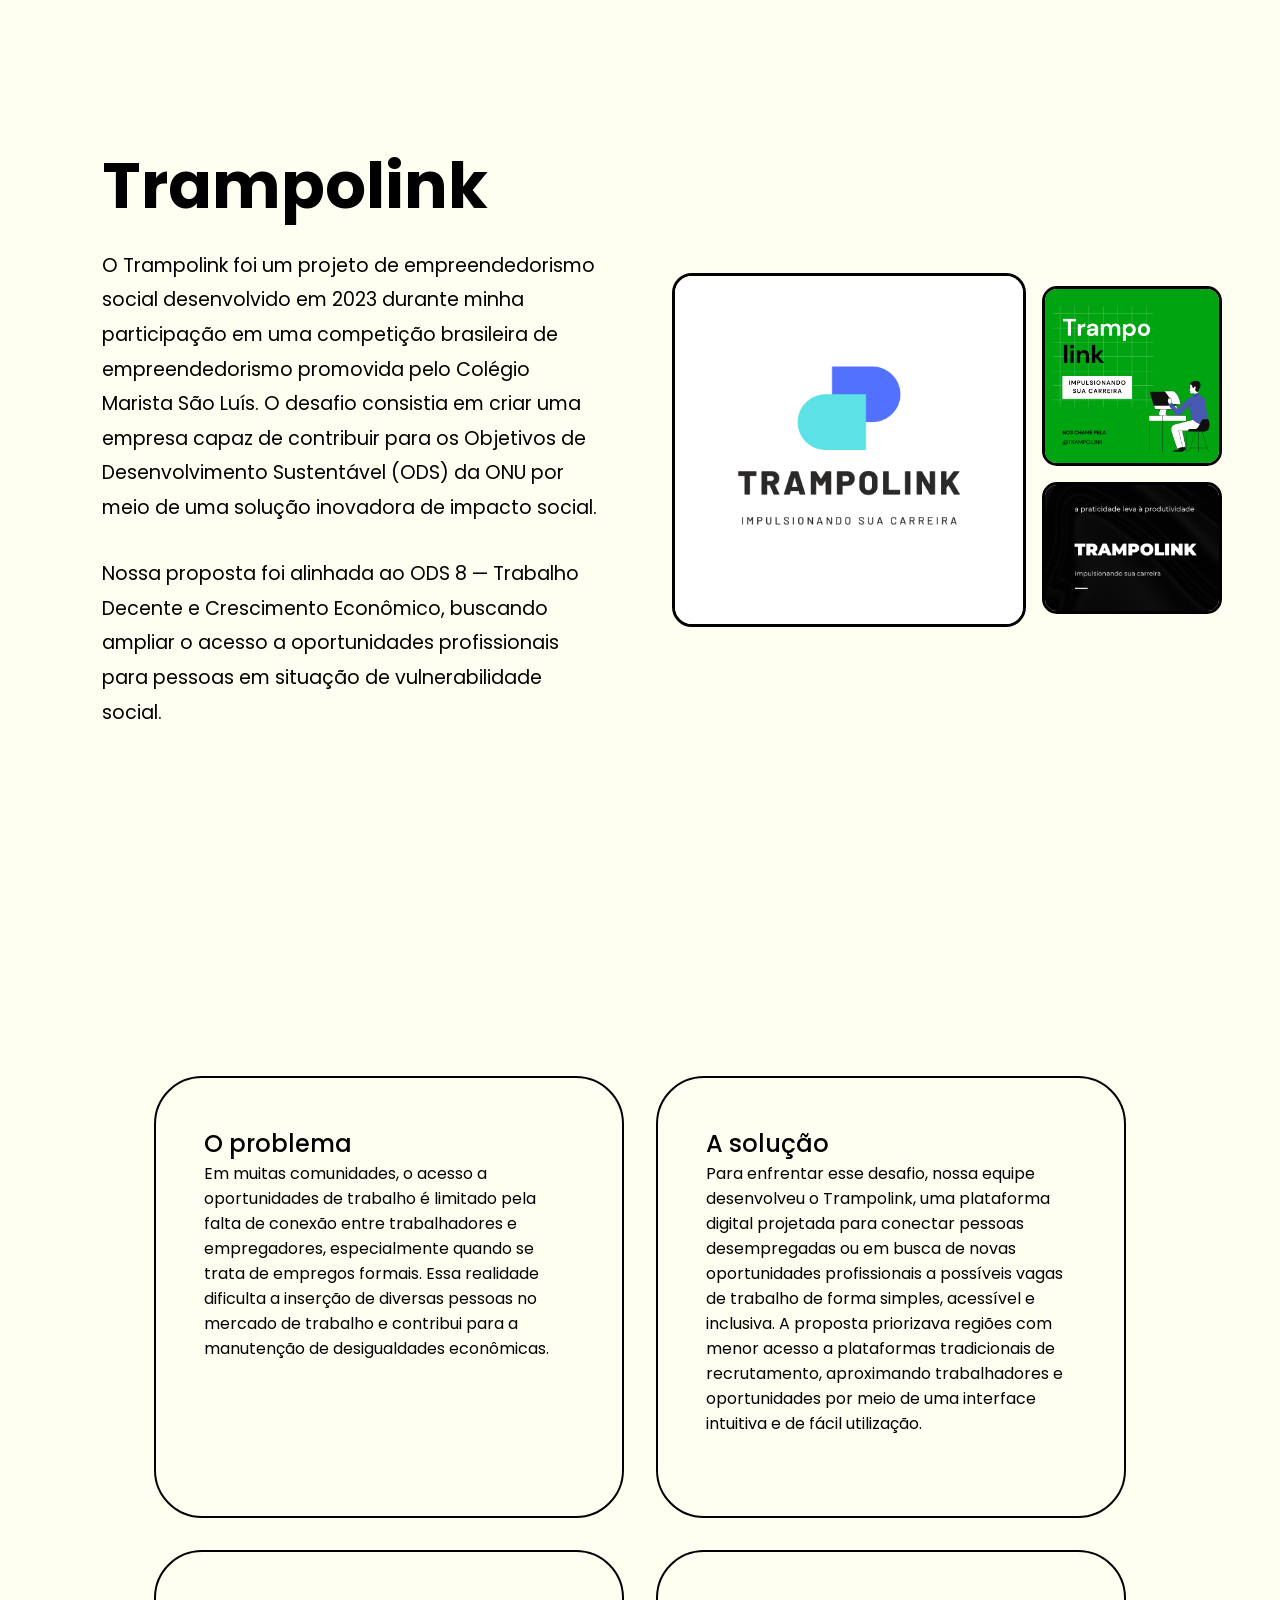
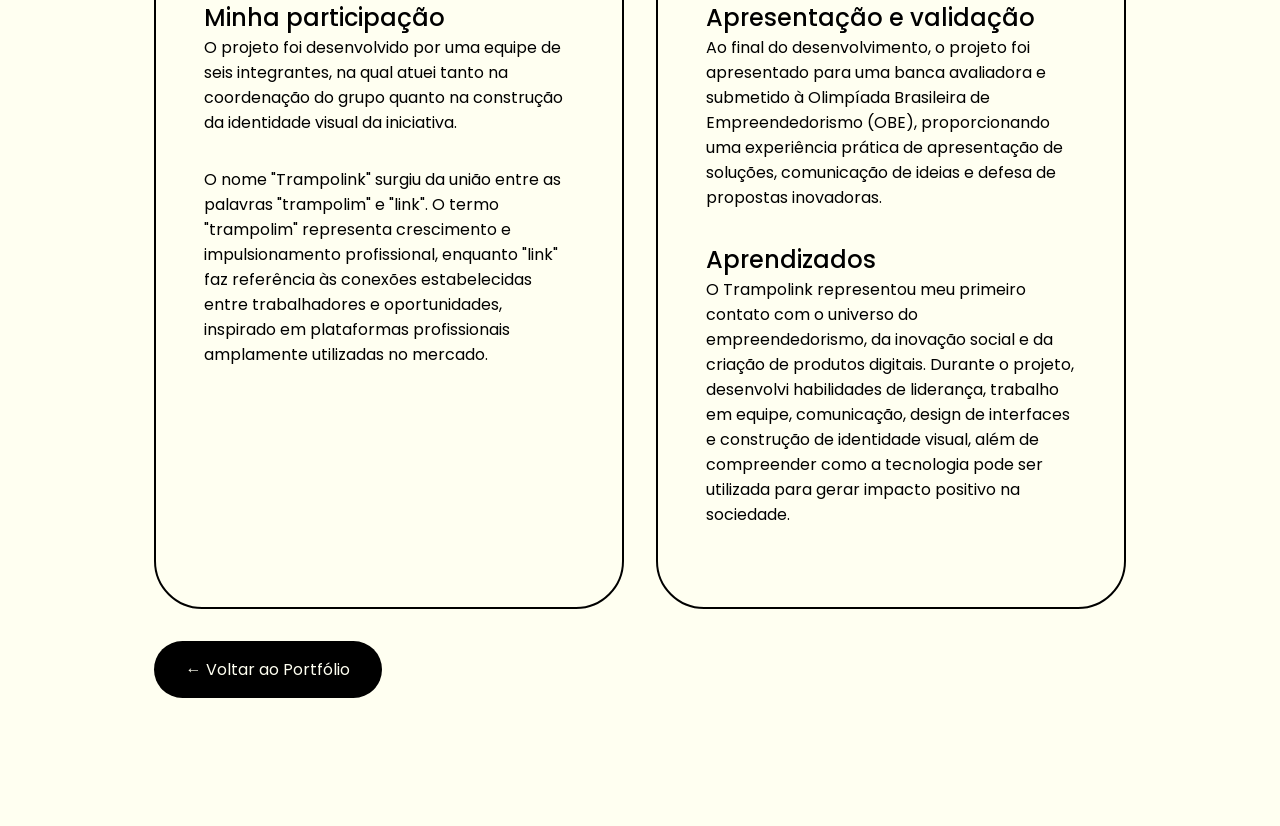
<file: trampolink.html>
<!DOCTYPE html>
<html lang="pt-BR">
<head>
    <meta charset="UTF-8">
    <meta name="viewport" content="width=device-width, initial-scale=1.0">
    <title>Trampolink</title>

    <link rel="stylesheet" href="style.css">
    <link rel="preconnect" href="https://fonts.googleapis.com">
<link rel="preconnect" href="https://fonts.gstatic.com" crossorigin>
<link href="https://fonts.googleapis.com/css2?family=Poppins:wght@300;400;500;600;700&display=swap" rel="stylesheet">
</head>
<body>

    <section class="pagina-projeto">

        <div class="texto-projeto">

            <h1>Trampolink</h1>

            <p>
                O Trampolink foi um projeto de empreendedorismo social desenvolvido em 2023
                durante minha participação em uma competição brasileira de empreendedorismo 
                promovida pelo Colégio Marista São Luís. O desafio consistia em criar uma empresa 
                capaz de contribuir para os Objetivos de Desenvolvimento Sustentável (ODS) da ONU 
                por meio de uma solução inovadora de impacto social.
                </p>

            <p>
                Nossa proposta foi alinhada ao ODS 8 — Trabalho Decente e Crescimento Econômico, 
                buscando ampliar o acesso a oportunidades profissionais para pessoas em situação 
                de vulnerabilidade social.
            </p>


        </div>

        <div class="galeria-projeto">

            <img src="assets/Trampolink.png" class="imagem-principal">

            <div class="imagens-secundarias">

                <img src="assets/trampo.png">

                <img src="assets/trampo_2.png">

            </div>

        </div>

    </section>

     <section id="experiencia" class="experiencia">
        <h2 class="section-title"></h2>
        <div class="experiencia-info">
            <div class="grid">
                <div class="grid-card">
                 <span>O problema</span>
                 <p>Em muitas comunidades, o acesso a oportunidades de trabalho é limitado pela 
                    falta de conexão entre trabalhadores e empregadores, especialmente quando se 
                    trata de empregos formais. Essa realidade dificulta a inserção de diversas 
                    pessoas no mercado de trabalho e contribui para a manutenção de desigualdades econômicas.
                 </p>   
                </div>

                <div class="grid-card">
                 <span>A solução</span>
                 <p>Para enfrentar esse desafio, nossa equipe desenvolveu o Trampolink, 
                    uma plataforma digital projetada para conectar pessoas desempregadas 
                    ou em busca de novas oportunidades profissionais a possíveis vagas de 
                    trabalho de forma simples, acessível e inclusiva.
                    A proposta priorizava regiões com menor acesso a plataformas tradicionais 
                    de recrutamento, aproximando trabalhadores e oportunidades por meio de uma 
                    interface intuitiva e de fácil utilização.
                </div>

                <div class="grid-card">
                 <span>Minha participação</span>
                 <p>
                    O projeto foi desenvolvido por uma equipe de seis integrantes, 
                    na qual atuei tanto na coordenação do grupo quanto na construção 
                    da identidade visual da iniciativa.
                 </p>

                 <p>
                    O nome "Trampolink" surgiu da união entre as palavras "trampolim" 
                    e "link". O termo "trampolim" representa crescimento e impulsionamento 
                    profissional, enquanto "link" faz referência às conexões estabelecidas 
                    entre trabalhadores e oportunidades, inspirado em plataformas profissionais 
                    amplamente utilizadas no mercado.
                 </p>
                </div>

                <div class="grid-card">
                 <span>Apresentação e validação</span>
                 <p>
                    Ao final do desenvolvimento, o projeto foi apresentado para uma banca 
                    avaliadora e submetido à Olimpíada Brasileira de Empreendedorismo (OBE), 
                    proporcionando uma experiência prática de apresentação de soluções, comunicação 
                    de ideias e defesa de propostas inovadoras.
                 </p>
                 <span>Aprendizados</span>
                 <p>
                    O Trampolink representou meu primeiro contato com o universo do empreendedorismo, 
                    da inovação social e da criação de produtos digitais. Durante o projeto, desenvolvi 
                    habilidades de liderança, trabalho em equipe, comunicação, design de interfaces e construção 
                    de identidade visual, além de compreender como a tecnologia pode ser utilizada para gerar 
                    impacto positivo na sociedade.
                 </p>
                </div>
                
            </div>
        </div>

          <a href="index.html" class="voltar">
                ← Voltar ao Portfólio
            </a>
       
    </section>
  
</body>
</html>
</file>
<file: style.css>
*{
    margin: 0;
    padding: 0;
    box-sizing: border-box;
    font-family: 'Poppins', sans-serif;
    text-decoration: none;
    scroll-behavior: smooth;
    list-style: none;
}

header{
    position:fixed;
    top: 1rem;
    left:50%;
    transform: translatex(-50%);
    display:flex;
    align-items: center;
    justify-content: center;
    gap: 2rem;
    background-color: black;
    backdrop-filter: blur(8px);
    color:#FFFFF1;
    padding: 0.5rem 1.5rem;
    border-radius: 3rem;
    z-index:1000;
}

.logo{
    color:#FFFFF1;
    font-size: 1.3rem;
    font-weight: 600;
    text-wrap: nowrap;
    transition: 0.3s ease-in-out;
}

.logo:hover{
    transform: scale(1.1);
}

.nav-links{
    display: flex;
    gap: 3rem;
}

.nav-links li a{
    white-space: nowrap;
}

li a{
    position: relative;
    color:#FFFFF1;
    font-weight: 300;
}

li a::before{
    position: absolute;
    content:'';
    width:0;
    left: 0;
    height: 5px;
    top: 25px;
    border-radius: 1rem;
    transition: 0.3 ease-in-out;
    background: #FFFFF1;
}

li a:hover::before{
    width:100%;
}

.Linkedin-btn{
    display: inline-block;
    padding: 0.8rem 1.5rem;
    border-radius: 3rem;
    border: none;
    font-weight: 500;
    font-size: 1rem;
    color:black;
    cursor: pointer;
    text-wrap: nowrap;
    transition: 0.3s ease-in-out;
    background: #FFFFF1;
}

.Linkedin-btn:hover{
    background-color: #FFFFF1;
}

.Github-btn{
    display: inline-block;
    padding: 0.8rem 1.5rem;
    border-radius: 3rem;
    border: none;
    font-weight: 500;
    font-size: 1rem;
    color:black;
    cursor: pointer;
    text-wrap: nowrap;
    transition: 0.3s ease-in-out;
    background: #FFFFF1;
}

.Github-btn:hover{
    background-color: #FFFFF1;
}

#menu-icon{
    font-size: 2rem;
    display: none;
}

section{
    min-height: 100vh;
    padding: 8rem 12%;
    width: 100%;
    position: relative;
}

.entrada{
    display: flex;
    align-items: center;
    justify-content: center;
}

.entrada .entrada-container{
    display: flex;
    align-items: center;
    justify-content: center;
    gap: 5rem;
}

.sobre img{
    width: 20vw;
    border-radius: 30%;
}

.info-box h3{
    font-size: 1.8rem;
    font-weight: 500;
    opacity: 0.8;
}

.info-box h1{
    font-size: 4rem;
    font-weight: 600;
}

.info-box span{
    background: black;
    background-clip: text;
    color: transparent;
    font-size: 2rem;
}

.section-title{
    text-align: center;
    font-size: 4rem;
    font-weight: 600;
    margin-bottom: 3rem;
}

.experiencia-info{
    display: flex;
    align-items: center;
    justify-content: center;
    gap: 5rem;
}

.grid{
    display: grid;
    grid-template-columns: repeat(2,1fr);
    gap:2rem;
}

.grid-card{
    border: 2px solid black;
    border-radius: 3rem;
    padding: 3rem;
    display: flex;
    flex-direction: column;
    align-items: baseline;
    justify-content: left;
    cursor: pointer;
    transition: 0.2s ease-in-out;
}

.grid-card:hover{
    transform: scale(1.02);
    background-color: black;
    color: #FFFFF1;
}

.grid-card i{
    font-size: 1.5rem;
    margin-bottom: 1rem;
}

.grid-card span{
    font-size: 1.5rem;
    font-weight: 500;
    background-color: black;
    background-clip: text;
    color: transparent;
}

.grid-card:hover span{
    color: #FFFFF1;
    background: none;
}

::-webkit-scrollbar{
    width: 20px;
}

::-webkit-scrollbar-track{
    background-color: #FFFFF1;
    border-radius: 3rem;
}

::-webkit-scrollbar-thumb{
    background-color: black;
}

.sobre{
    min-height: 100vh;
    padding: 8rem 10%;
}

.titulo-sobre{
    text-align: center;
    margin-bottom: 1rem;
}

.titulo-sobre h1{
    font-size: 3rem;
    color: black;
    margin-bottom: 1rem;
}

.titulo-sobre::after{
    content: "";
    display: block;
    width: 100%;
    height: 2px;
    background-color: #FFFFF1;
}

.sobre-container{
    display: flex;
    align-items: center;
    justify-content: center;
    gap: 6rem;
}

.foto-card{
    width: 300px;
    overflow: hidden;
}

.foto-card img{
    width: 100%;
    display: block;
}

.cargo{
    background: #FFFFF1;
    color: black;
    text-align: center;
    padding: 1rem;
    font-weight: 600;
}

.texto-sobre{
    max-width: 600px;
}

.texto-sobre h2{
    font-size: 3rem;
    color: black;
    margin-bottom: 1rem;
}

.texto-sobre p{
    font-size: 1.1rem;
    line-height: 1.8;
    color: black;
}

.netflix-row{
    display:flex;
    gap:2rem;

    overflow-x:auto;
    scroll-behavior:smooth;

    padding:2rem 0;
}

.netflix-row::-webkit-scrollbar{
    height:10px;
}

.netflix-row::-webkit-scrollbar-thumb{
    background:black;
    border-radius:20px;
}

.netflix-row::-webkit-scrollbar-track{
    background:#FFFFF1;
}

.projeto-card{
    min-width:350px;
    height:350px;

    position:relative;

    border-radius:25px;

    overflow:hidden;

    flex-shrink:0;

    cursor:pointer;

    transition:0.4s ease;
}

.projeto-card:hover{
    transform:scale(1.08);
}

.projeto-card img{
    width:100%;
    height:100%;
    object-fit:cover;
}

.overlay{
    position:absolute;

    inset:0;

    display:flex;
    flex-direction:column;
    justify-content:flex-end;

    padding:2rem;

    background:linear-gradient(
        transparent,
        rgba(0,0,0,0.7),
        rgba(0,0,0,0.95)
    );

    color:#FFFFF1;
}

.overlay h3{
    font-size:2rem;
    margin-bottom:.5rem;
}

.overlay span{
    font-size:.9rem;
    opacity:.8;
}

.overlay p{
    max-height:0;
    overflow:hidden;

    transition:.4s ease;

    opacity:0;
}

.projeto-card:hover .overlay p{
    max-height:200px;
    opacity:1;
    margin-top:1rem;
}

/*estilo do trampolink*/
.pagina-projeto{
    font-family: 'Poppins', sans-serif;
    min-height: 100vh;

    display: flex;
    justify-content: space-between;
    align-items: center;

    padding: 5rem 8%;

    gap: 4rem;
}

.texto-projeto{
    flex: 1;
}

.texto-projeto h1{
    font-size: 4rem;
    margin-bottom: 1rem;
}

.texto-projeto p{
    font-size: 1.2rem;
    line-height: 1.8;
    max-width: 500px;
}

.voltar{
    display: inline-block;

    margin-top: 2rem;

    padding: 1rem 2rem;

    background: black;
    color: #FFFFF1;

    border-radius: 2rem;
}

.galeria-projeto{
    flex: 1;

    display: flex;
    align-items: center;
    gap: 1rem;
}

.imagem-principal{
    width: 70%;
    border-radius: 20px;
    border: 3px solid black;
}

.imagens-secundarias{
    display: flex;
    flex-direction: column;
    gap: 1rem;
}

.imagens-secundarias img{
    width: 180px;
    border-radius: 15px;
    border: 3px solid black;
}

p{
    margin-bottom: 2rem;
}

body{
    background-color: #FFFFF1;
}
</file>
